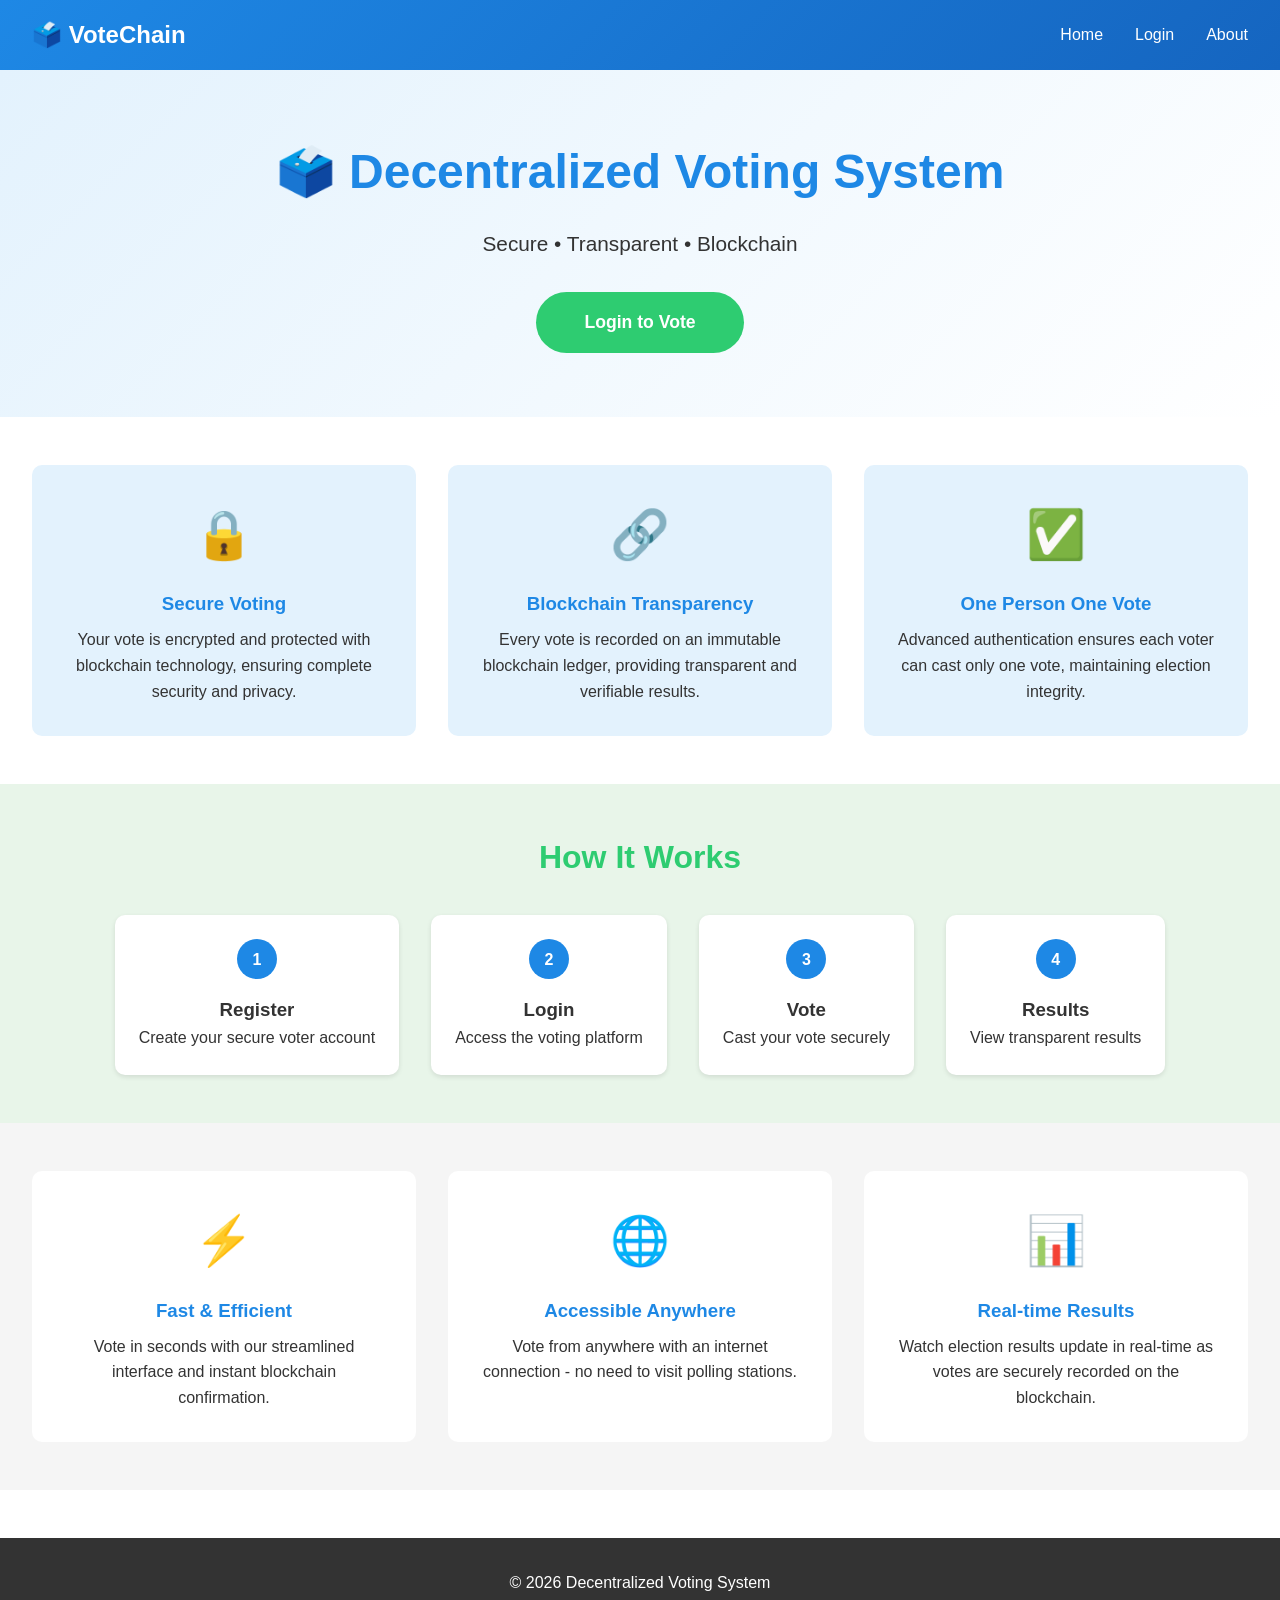
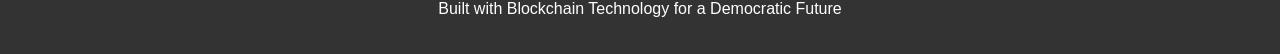
<file: index.html>
<!DOCTYPE html>
<html lang="en">
<head>
    <meta charset="UTF-8">
    <meta name="viewport" content="width=device-width, initial-scale=1.0">
    <title>Decentralized Voting System - Home</title>
    <link rel="stylesheet" href="styles.css">
</head>
<body>
    <!-- Navigation Bar -->
    <nav class="navbar">
        <div class="logo">
            🗳️ VoteChain
        </div>
        <ul class="nav-links">
            <li><a href="index.html">Home</a></li>
            <li><a href="login.html">Login</a></li>
            <li><a href="#about">About</a></li>
        </ul>
    </nav>

    <!-- Hero Section -->
    <section class="hero">
        <h1>🗳️ Decentralized Voting System</h1>
        <div class="subtitle">Secure • Transparent • Blockchain</div>
        <a href="login.html" class="cta-button">Login to Vote</a>
    </section>

    <!-- Features Section -->
    <section class="features">
        <div class="feature-card">
            <div class="icon">🔒</div>
            <h3>Secure Voting</h3>
            <p>Your vote is encrypted and protected with blockchain technology, ensuring complete security and privacy.</p>
        </div>
        <div class="feature-card">
            <div class="icon">🔗</div>
            <h3>Blockchain Transparency</h3>
            <p>Every vote is recorded on an immutable blockchain ledger, providing transparent and verifiable results.</p>
        </div>
        <div class="feature-card">
            <div class="icon">✅</div>
            <h3>One Person One Vote</h3>
            <p>Advanced authentication ensures each voter can cast only one vote, maintaining election integrity.</p>
        </div>
    </section>

    <!-- How It Works Section -->
    <section class="how-it-works" id="about">
        <h2>How It Works</h2>
        <div class="steps">
            <div class="step">
                <div class="step-number">1</div>
                <h3>Register</h3>
                <p>Create your secure voter account</p>
            </div>
            <div class="step">
                <div class="step-number">2</div>
                <h3>Login</h3>
                <p>Access the voting platform</p>
            </div>
            <div class="step">
                <div class="step-number">3</div>
                <h3>Vote</h3>
                <p>Cast your vote securely</p>
            </div>
            <div class="step">
                <div class="step-number">4</div>
                <h3>Results</h3>
                <p>View transparent results</p>
            </div>
        </div>
    </section>

    <!-- Additional Info Section -->
    <section class="features" style="background-color: #F5F5F5;">
        <div class="feature-card" style="background-color: white;">
            <div class="icon">⚡</div>
            <h3>Fast & Efficient</h3>
            <p>Vote in seconds with our streamlined interface and instant blockchain confirmation.</p>
        </div>
        <div class="feature-card" style="background-color: white;">
            <div class="icon">🌐</div>
            <h3>Accessible Anywhere</h3>
            <p>Vote from anywhere with an internet connection - no need to visit polling stations.</p>
        </div>
        <div class="feature-card" style="background-color: white;">
            <div class="icon">📊</div>
            <h3>Real-time Results</h3>
            <p>Watch election results update in real-time as votes are securely recorded on the blockchain.</p>
        </div>
    </section>

    <!-- Footer -->
    <footer class="footer">
        <p>&copy; 2026 Decentralized Voting System</p>
        <p>Built with Blockchain Technology for a Democratic Future</p>
    </footer>

    <script>
        // Smooth scrolling for anchor links
        document.querySelectorAll('a[href^="#"]').forEach(anchor => {
            anchor.addEventListener('click', function (e) {
                e.preventDefault();
                const target = document.querySelector(this.getAttribute('href'));
                if (target) {
                    target.scrollIntoView({
                        behavior: 'smooth'
                    });
                }
            });
        });
    </script>
</body>
</html>
</file>
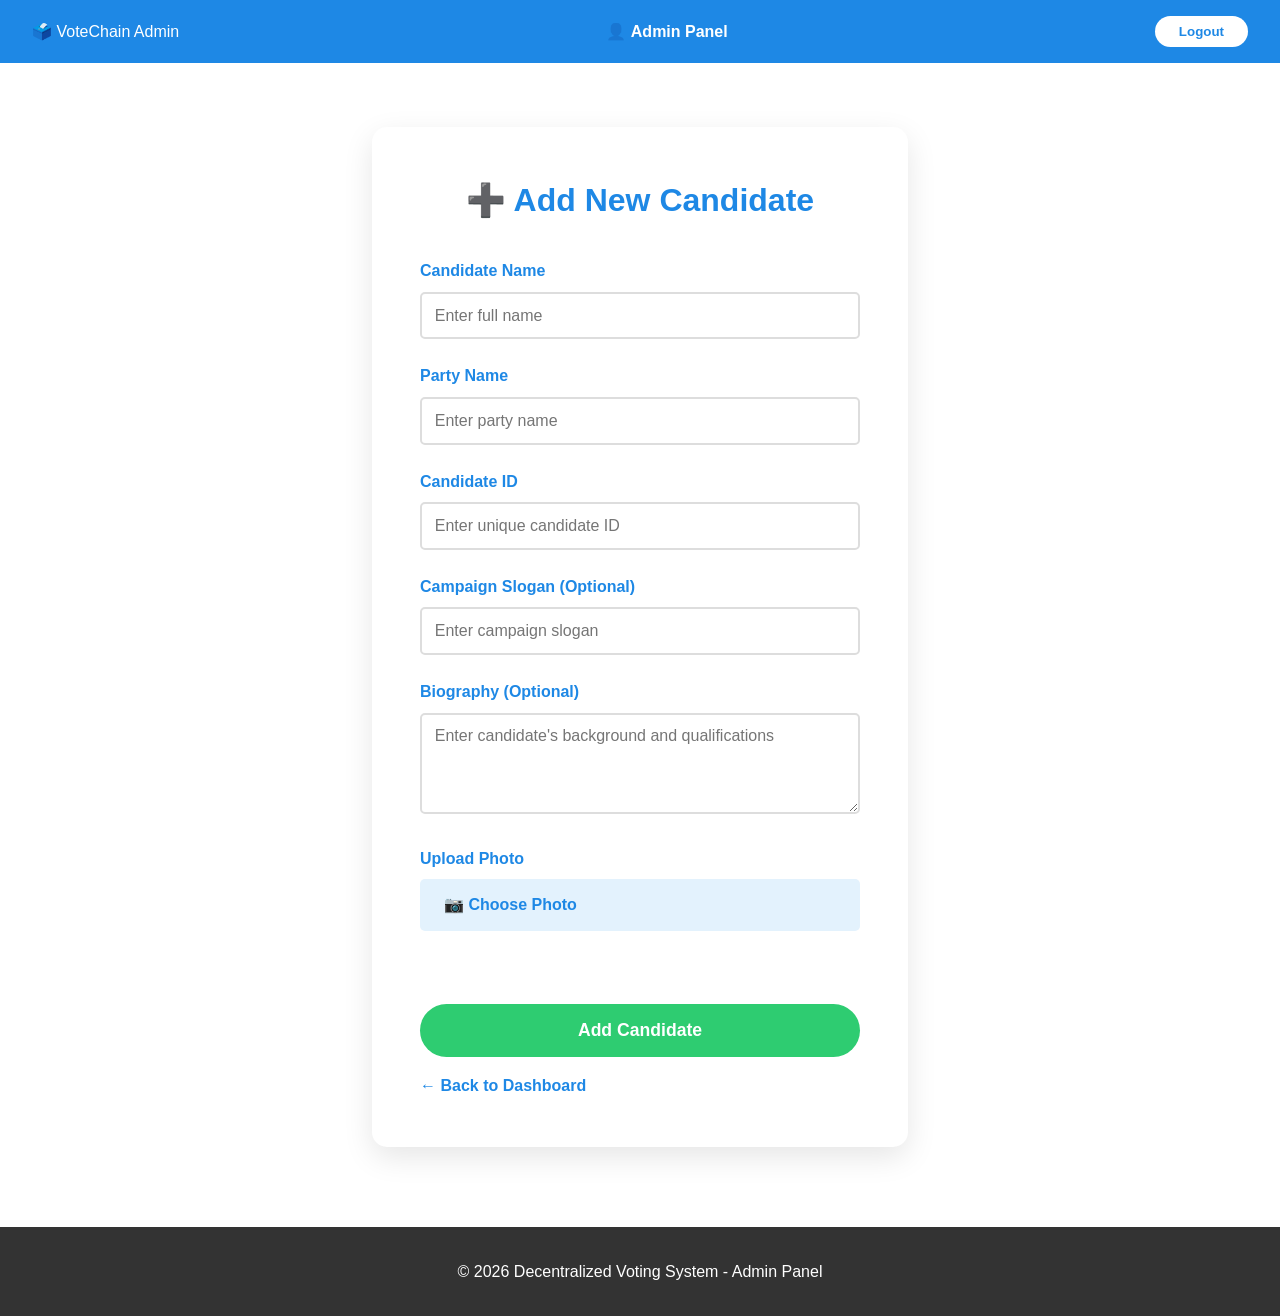
<file: add-candidate.html>
<!DOCTYPE html>
<html lang="en">
<head>
    <meta charset="UTF-8">
    <meta name="viewport" content="width=device-width, initial-scale=1.0">
    <title>Add Candidate - Admin</title>
    <link rel="stylesheet" href="styles.css">
    <style>
        .add-candidate-container {
            max-width: 600px;
            margin: 2rem auto;
            padding: 2rem;
        }

        .form-card {
            background-color: var(--white);
            padding: 3rem;
            border-radius: 15px;
            box-shadow: 0 10px 30px rgba(0,0,0,0.1);
        }

        .form-card h2 {
            color: var(--blue);
            text-align: center;
            margin-bottom: 2rem;
            font-size: 2rem;
        }

        .file-upload-wrapper {
            position: relative;
            margin-bottom: 1rem;
        }

        .file-upload-label {
            display: inline-block;
            padding: 0.8rem 1.5rem;
            background-color: var(--light-blue);
            color: var(--blue);
            border-radius: 5px;
            cursor: pointer;
            transition: background-color 0.3s;
            font-weight: 600;
        }

        .file-upload-label:hover {
            background-color: var(--blue);
            color: var(--white);
        }

        #photoInput {
            display: none;
        }

        .photo-preview {
            margin-top: 1rem;
            text-align: center;
        }

        .photo-preview img {
            max-width: 150px;
            max-height: 150px;
            border-radius: 50%;
            border: 4px solid var(--blue);
        }

        .success-message {
            background-color: var(--light-green);
            color: var(--green);
            padding: 1rem;
            border-radius: 5px;
            margin-bottom: 1rem;
            display: none;
            text-align: center;
            font-weight: 600;
        }

        .back-link {
            display: inline-block;
            margin-top: 1rem;
            color: var(--blue);
            text-decoration: none;
            font-weight: 600;
        }

        .back-link:hover {
            text-decoration: underline;
        }
    </style>
</head>
<body>
    <!-- User Header -->
    <div class="user-header">
        <div class="logo">🗳️ VoteChain Admin</div>
        <div class="user-info">
            <span>👤 <strong>Admin Panel</strong></span>
        </div>
        <button class="logout-btn" onclick="logout()">Logout</button>
    </div>

    <!-- Add Candidate Container -->
    <div class="add-candidate-container">
        <div class="form-card">
            <h2>➕ Add New Candidate</h2>

            <div class="success-message" id="successMessage">
                ✅ Candidate added successfully!
            </div>

            <form id="candidateForm">
                <div class="form-group">
                    <label for="candidateName">Candidate Name</label>
                    <input type="text" id="candidateName" name="candidateName" placeholder="Enter full name" required>
                </div>

                <div class="form-group">
                    <label for="partyName">Party Name</label>
                    <input type="text" id="partyName" name="partyName" placeholder="Enter party name" required>
                </div>

                <div class="form-group">
                    <label for="candidateId">Candidate ID</label>
                    <input type="text" id="candidateId" name="candidateId" placeholder="Enter unique candidate ID" required>
                </div>

                <div class="form-group">
                    <label for="candidateSlogan">Campaign Slogan (Optional)</label>
                    <input type="text" id="candidateSlogan" name="candidateSlogan" placeholder="Enter campaign slogan">
                </div>

                <div class="form-group">
                    <label for="candidateBio">Biography (Optional)</label>
                    <textarea id="candidateBio" name="candidateBio" rows="4" style="width: 100%; padding: 0.8rem; border: 2px solid var(--border-color); border-radius: 5px; font-family: inherit; font-size: 1rem;" placeholder="Enter candidate's background and qualifications"></textarea>
                </div>

                <div class="form-group">
                    <label>Upload Photo</label>
                    <div class="file-upload-wrapper">
                        <label for="photoInput" class="file-upload-label">
                            📷 Choose Photo
                        </label>
                        <input type="file" id="photoInput" name="photoInput" accept="image/*">
                        <span id="fileName" style="margin-left: 1rem; color: #666;"></span>
                    </div>
                    <div class="photo-preview" id="photoPreview"></div>
                </div>

                <button type="submit" class="btn-primary" style="margin-top: 1rem;">
                    Add Candidate
                </button>
            </form>

            <a href="admin-dashboard.html" class="back-link">← Back to Dashboard</a>
        </div>
    </div>

    <!-- Footer -->
    <footer class="footer">
        <p>&copy; 2026 Decentralized Voting System - Admin Panel</p>
    </footer>

    <script>
        // File upload preview
        document.getElementById('photoInput').addEventListener('change', function(e) {
            const file = e.target.files[0];
            if (file) {
                document.getElementById('fileName').textContent = file.name;

                const reader = new FileReader();
                reader.onload = function(e) {
                    const preview = document.getElementById('photoPreview');
                    preview.innerHTML = `<img src="${e.target.result}" alt="Candidate Photo">`;
                };
                reader.readAsDataURL(file);
            }
        });

        // Form submission
        document.getElementById('candidateForm').addEventListener('submit', function(e) {
            e.preventDefault();

            const candidateName = document.getElementById('candidateName').value;
            const partyName = document.getElementById('partyName').value;
            const candidateId = document.getElementById('candidateId').value;
            const candidateSlogan = document.getElementById('candidateSlogan').value;
            const candidateBio = document.getElementById('candidateBio').value;

            // In a real application, this would send data to blockchain/backend
            console.log('Adding candidate:', {
                name: candidateName,
                party: partyName,
                id: candidateId,
                slogan: candidateSlogan,
                bio: candidateBio
            });

            // Show success message
            const successMessage = document.getElementById('successMessage');
            successMessage.style.display = 'block';

            // Reset form
            this.reset();
            document.getElementById('fileName').textContent = '';
            document.getElementById('photoPreview').innerHTML = '';

            // Hide success message after 3 seconds
            setTimeout(() => {
                successMessage.style.display = 'none';
            }, 3000);

            // Optionally redirect back to dashboard
            setTimeout(() => {
                if (confirm('Candidate added successfully! Would you like to return to the dashboard?')) {
                    window.location.href = 'admin-dashboard.html';
                }
            }, 1500);
        });

        function logout() {
            window.location.href = 'login.html';
        }
    </script>
</body>
</html>
</file>
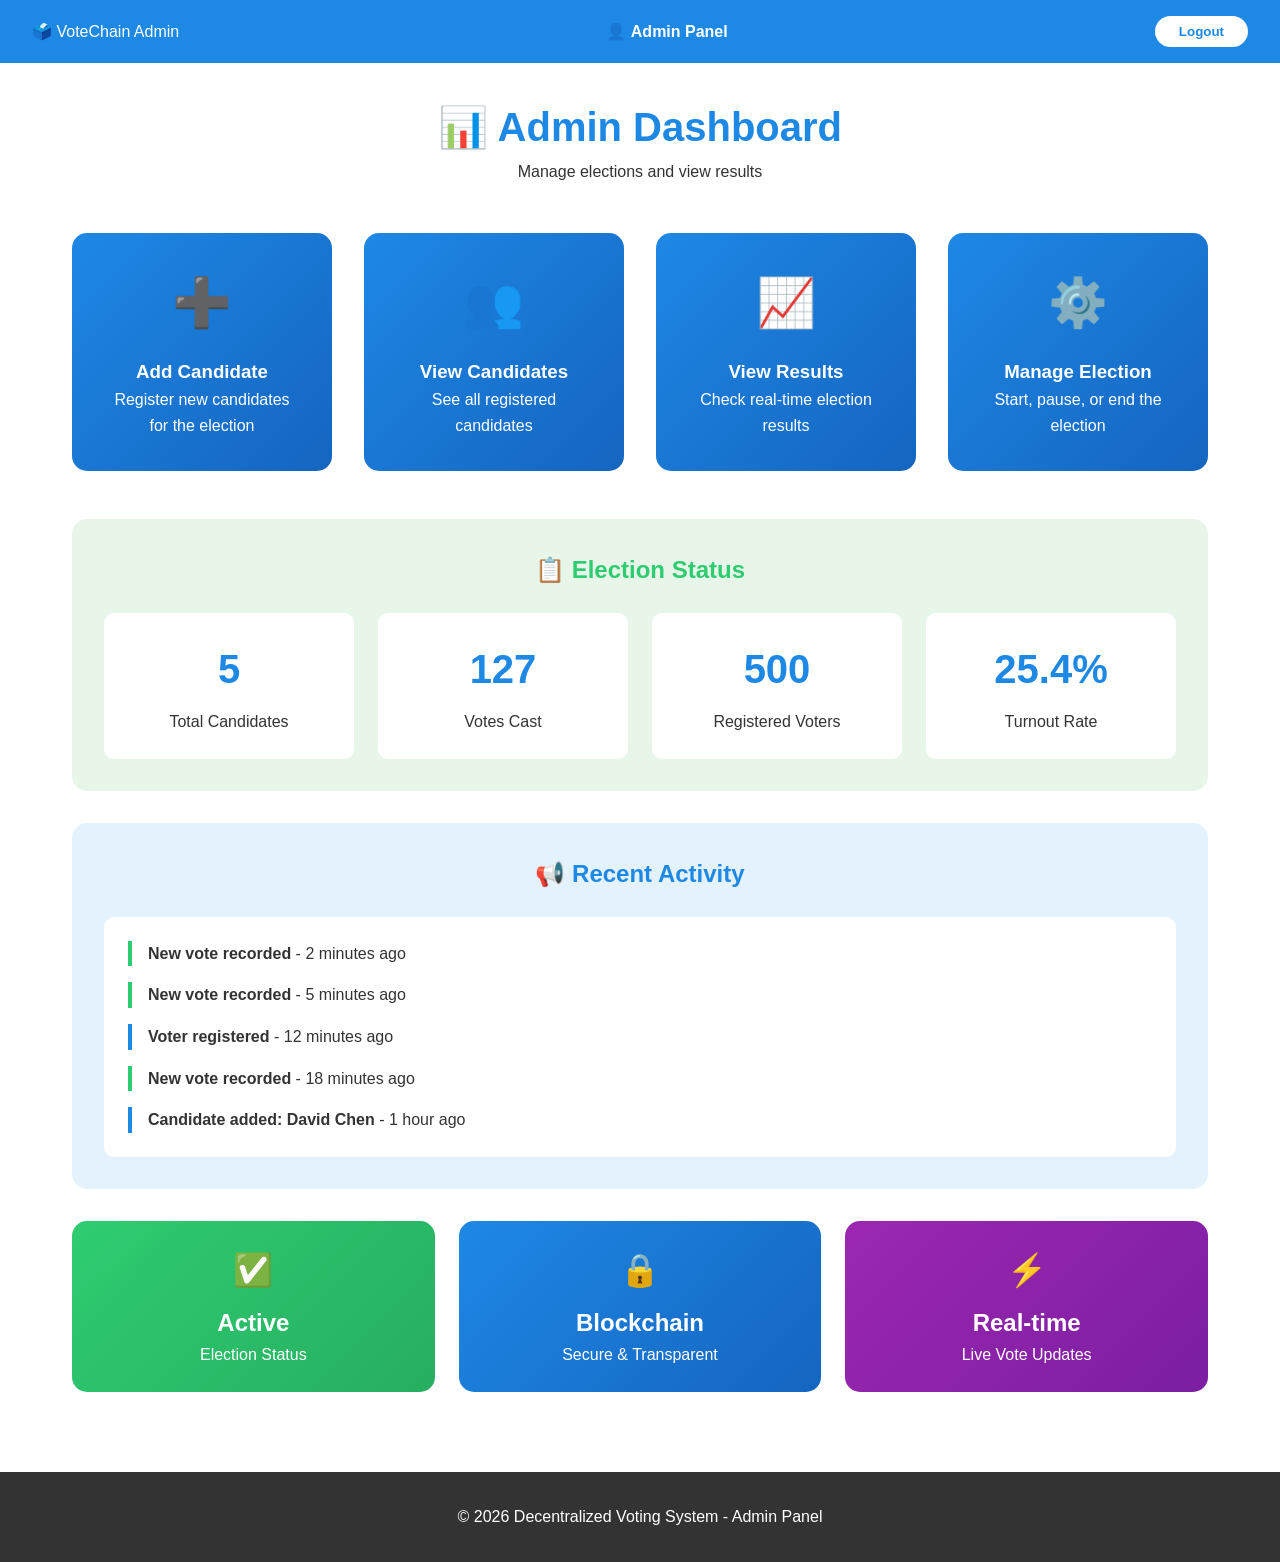
<file: admin-dashboard.html>
<!DOCTYPE html>
<html lang="en">
<head>
    <meta charset="UTF-8">
    <meta name="viewport" content="width=device-width, initial-scale=1.0">
    <title>Admin Dashboard - Voting System</title>
    <link rel="stylesheet" href="styles.css">
</head>
<body>
    <!-- User Header -->
    <div class="user-header">
        <div class="logo">🗳️ VoteChain Admin</div>
        <div class="user-info">
            <span>👤 <strong>Admin Panel</strong></span>
        </div>
        <button class="logout-btn" onclick="logout()">Logout</button>
    </div>

    <!-- Dashboard Container -->
    <div class="dashboard-container">
        <div class="dashboard-header">
            <h1>📊 Admin Dashboard</h1>
            <p>Manage elections and view results</p>
        </div>

        <!-- Dashboard Actions -->
        <div class="dashboard-actions">
            <a href="add-candidate.html" class="action-card">
                <div class="icon">➕</div>
                <h3>Add Candidate</h3>
                <p>Register new candidates for the election</p>
            </a>

            <a href="#" class="action-card" onclick="viewCandidates(event)">
                <div class="icon">👥</div>
                <h3>View Candidates</h3>
                <p>See all registered candidates</p>
            </a>

            <a href="results.html" class="action-card">
                <div class="icon">📈</div>
                <h3>View Results</h3>
                <p>Check real-time election results</p>
            </a>

            <a href="#" class="action-card" onclick="manageElection(event)">
                <div class="icon">⚙️</div>
                <h3>Manage Election</h3>
                <p>Start, pause, or end the election</p>
            </a>
        </div>

        <!-- Election Status -->
        <div class="election-status">
            <h2>📋 Election Status</h2>
            <div class="status-grid">
                <div class="status-item">
                    <div class="number" id="candidateCount">5</div>
                    <div class="label">Total Candidates</div>
                </div>
                <div class="status-item">
                    <div class="number" id="votesCast">127</div>
                    <div class="label">Votes Cast</div>
                </div>
                <div class="status-item">
                    <div class="number" id="registeredVoters">500</div>
                    <div class="label">Registered Voters</div>
                </div>
                <div class="status-item">
                    <div class="number" id="turnoutRate">25.4%</div>
                    <div class="label">Turnout Rate</div>
                </div>
            </div>
        </div>

        <!-- Recent Activity -->
        <div class="election-status" style="margin-top: 2rem; background-color: #E3F2FD;">
            <h2 style="color: #1E88E5;">📢 Recent Activity</h2>
            <div style="background-color: white; padding: 1.5rem; border-radius: 10px; margin-top: 1rem;">
                <div style="border-left: 4px solid #2ECC71; padding-left: 1rem; margin-bottom: 1rem;">
                    <strong>New vote recorded</strong> - 2 minutes ago
                </div>
                <div style="border-left: 4px solid #2ECC71; padding-left: 1rem; margin-bottom: 1rem;">
                    <strong>New vote recorded</strong> - 5 minutes ago
                </div>
                <div style="border-left: 4px solid #1E88E5; padding-left: 1rem; margin-bottom: 1rem;">
                    <strong>Voter registered</strong> - 12 minutes ago
                </div>
                <div style="border-left: 4px solid #2ECC71; padding-left: 1rem; margin-bottom: 1rem;">
                    <strong>New vote recorded</strong> - 18 minutes ago
                </div>
                <div style="border-left: 4px solid #1E88E5; padding-left: 1rem;">
                    <strong>Candidate added: David Chen</strong> - 1 hour ago
                </div>
            </div>
        </div>

        <!-- Quick Stats -->
        <div style="display: grid; grid-template-columns: repeat(auto-fit, minmax(250px, 1fr)); gap: 1.5rem; margin-top: 2rem;">
            <div style="background: linear-gradient(135deg, #2ECC71 0%, #27AE60 100%); color: white; padding: 1.5rem; border-radius: 15px; text-align: center;">
                <div style="font-size: 2rem; margin-bottom: 0.5rem;">✅</div>
                <div style="font-size: 1.5rem; font-weight: bold;">Active</div>
                <div>Election Status</div>
            </div>
            <div style="background: linear-gradient(135deg, #1E88E5 0%, #1565C0 100%); color: white; padding: 1.5rem; border-radius: 15px; text-align: center;">
                <div style="font-size: 2rem; margin-bottom: 0.5rem;">🔒</div>
                <div style="font-size: 1.5rem; font-weight: bold;">Blockchain</div>
                <div>Secure & Transparent</div>
            </div>
            <div style="background: linear-gradient(135deg, #9C27B0 0%, #7B1FA2 100%); color: white; padding: 1.5rem; border-radius: 15px; text-align: center;">
                <div style="font-size: 2rem; margin-bottom: 0.5rem;">⚡</div>
                <div style="font-size: 1.5rem; font-weight: bold;">Real-time</div>
                <div>Live Vote Updates</div>
            </div>
        </div>
    </div>

    <!-- Footer -->
    <footer class="footer">
        <p>&copy; 2026 Decentralized Voting System - Admin Panel</p>
    </footer>

    <script>
        function logout() {
            window.location.href = 'login.html';
        }

        function viewCandidates(event) {
            event.preventDefault();
            alert('Candidates List:\n\n1. John Doe (ABC Party)\n2. Jane Smith (XYZ Party)\n3. Alex Roy (LMN Party)\n4. Maria Garcia (PQR Party)\n5. David Chen (STU Party)');
        }

        function manageElection(event) {
            event.preventDefault();
            const action = confirm('Election is currently ACTIVE.\n\nClick OK to END the election, or Cancel to keep it running.');
            if (action) {
                alert('Election has been ended. No more votes will be accepted.');
            } else {
                alert('Election continues to be active.');
            }
        }

        // Simulate live vote updates
        function updateVoteCount() {
            const votesCastElement = document.getElementById('votesCast');
            let currentVotes = parseInt(votesCastElement.textContent);

            // Randomly add votes (simulation)
            if (Math.random() > 0.7) {
                currentVotes++;
                votesCastElement.textContent = currentVotes;

                // Update turnout
                const registeredVoters = parseInt(document.getElementById('registeredVoters').textContent);
                const turnout = ((currentVotes / registeredVoters) * 100).toFixed(1);
                document.getElementById('turnoutRate').textContent = turnout + '%';
            }
        }

        // Update every 5 seconds (simulation)
        setInterval(updateVoteCount, 5000);
    </script>
</body>
</html>
</file>
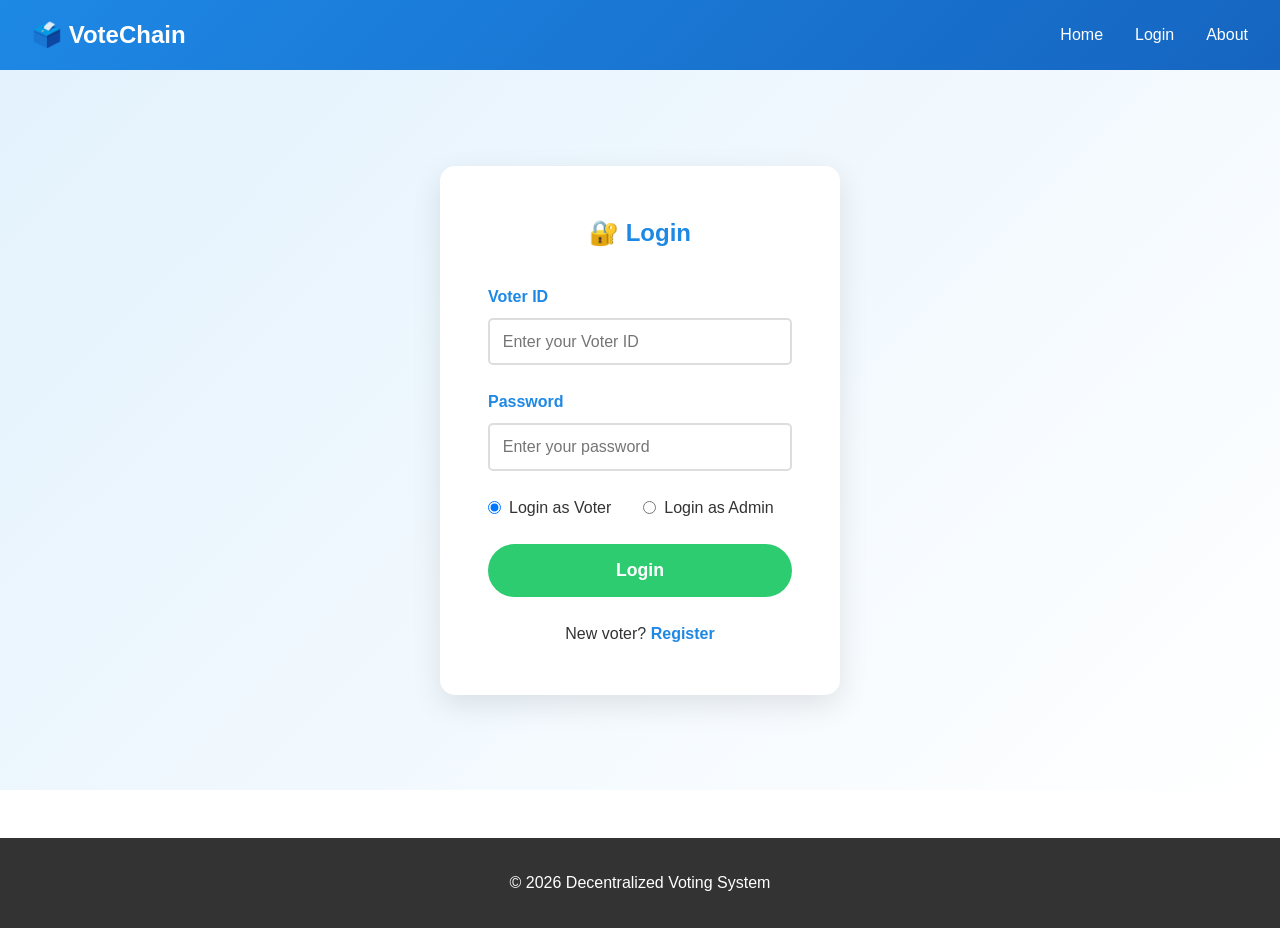
<file: login.html>
<!DOCTYPE html>
<html lang="en">
<head>
    <meta charset="UTF-8">
    <meta name="viewport" content="width=device-width, initial-scale=1.0">
    <title>Login - Voting System</title>
    <link rel="stylesheet" href="styles.css">
</head>
<body>
    <!-- Navigation Bar -->
    <nav class="navbar">
        <div class="logo">
            🗳️ VoteChain
        </div>
        <ul class="nav-links">
            <li><a href="index.html">Home</a></li>
            <li><a href="login.html">Login</a></li>
            <li><a href="index.html#about">About</a></li>
        </ul>
    </nav>

    <!-- Login Container -->
    <div class="login-container">
        <div class="login-card">
            <h2>🔐 Login</h2>
            <form id="loginForm">
                <div class="form-group">
                    <label for="voterId">Voter ID</label>
                    <input type="text" id="voterId" name="voterId" placeholder="Enter your Voter ID" required>
                </div>

                <div class="form-group">
                    <label for="password">Password</label>
                    <input type="password" id="password" name="password" placeholder="Enter your password" required>
                </div>

                <div class="radio-group">
                    <label>
                        <input type="radio" name="userType" value="voter" checked>
                        Login as Voter
                    </label>
                    <label>
                        <input type="radio" name="userType" value="admin">
                        Login as Admin
                    </label>
                </div>

                <button type="submit" class="btn-primary">Login</button>
            </form>

            <div class="register-link">
                New voter? <a href="#register">Register</a>
            </div>
        </div>
    </div>

    <!-- Footer -->
    <footer class="footer">
        <p>&copy; 2026 Decentralized Voting System</p>
    </footer>

    <script>
        document.getElementById('loginForm').addEventListener('submit', function(e) {
            e.preventDefault();

            const voterId = document.getElementById('voterId').value;
            const password = document.getElementById('password').value;
            const userType = document.querySelector('input[name="userType"]:checked').value;

            // Simple validation (in real app, this would be handled by backend)
            if (voterId && password) {
                if (userType === 'admin') {
                    // Redirect to admin dashboard
                    window.location.href = 'admin-dashboard.html';
                } else {
                    // Redirect to voting page
                    localStorage.setItem('voterId', voterId);
                    window.location.href = 'voting.html';
                }
            } else {
                alert('Please fill in all fields');
            }
        });
    </script>
</body>
</html>
</file>
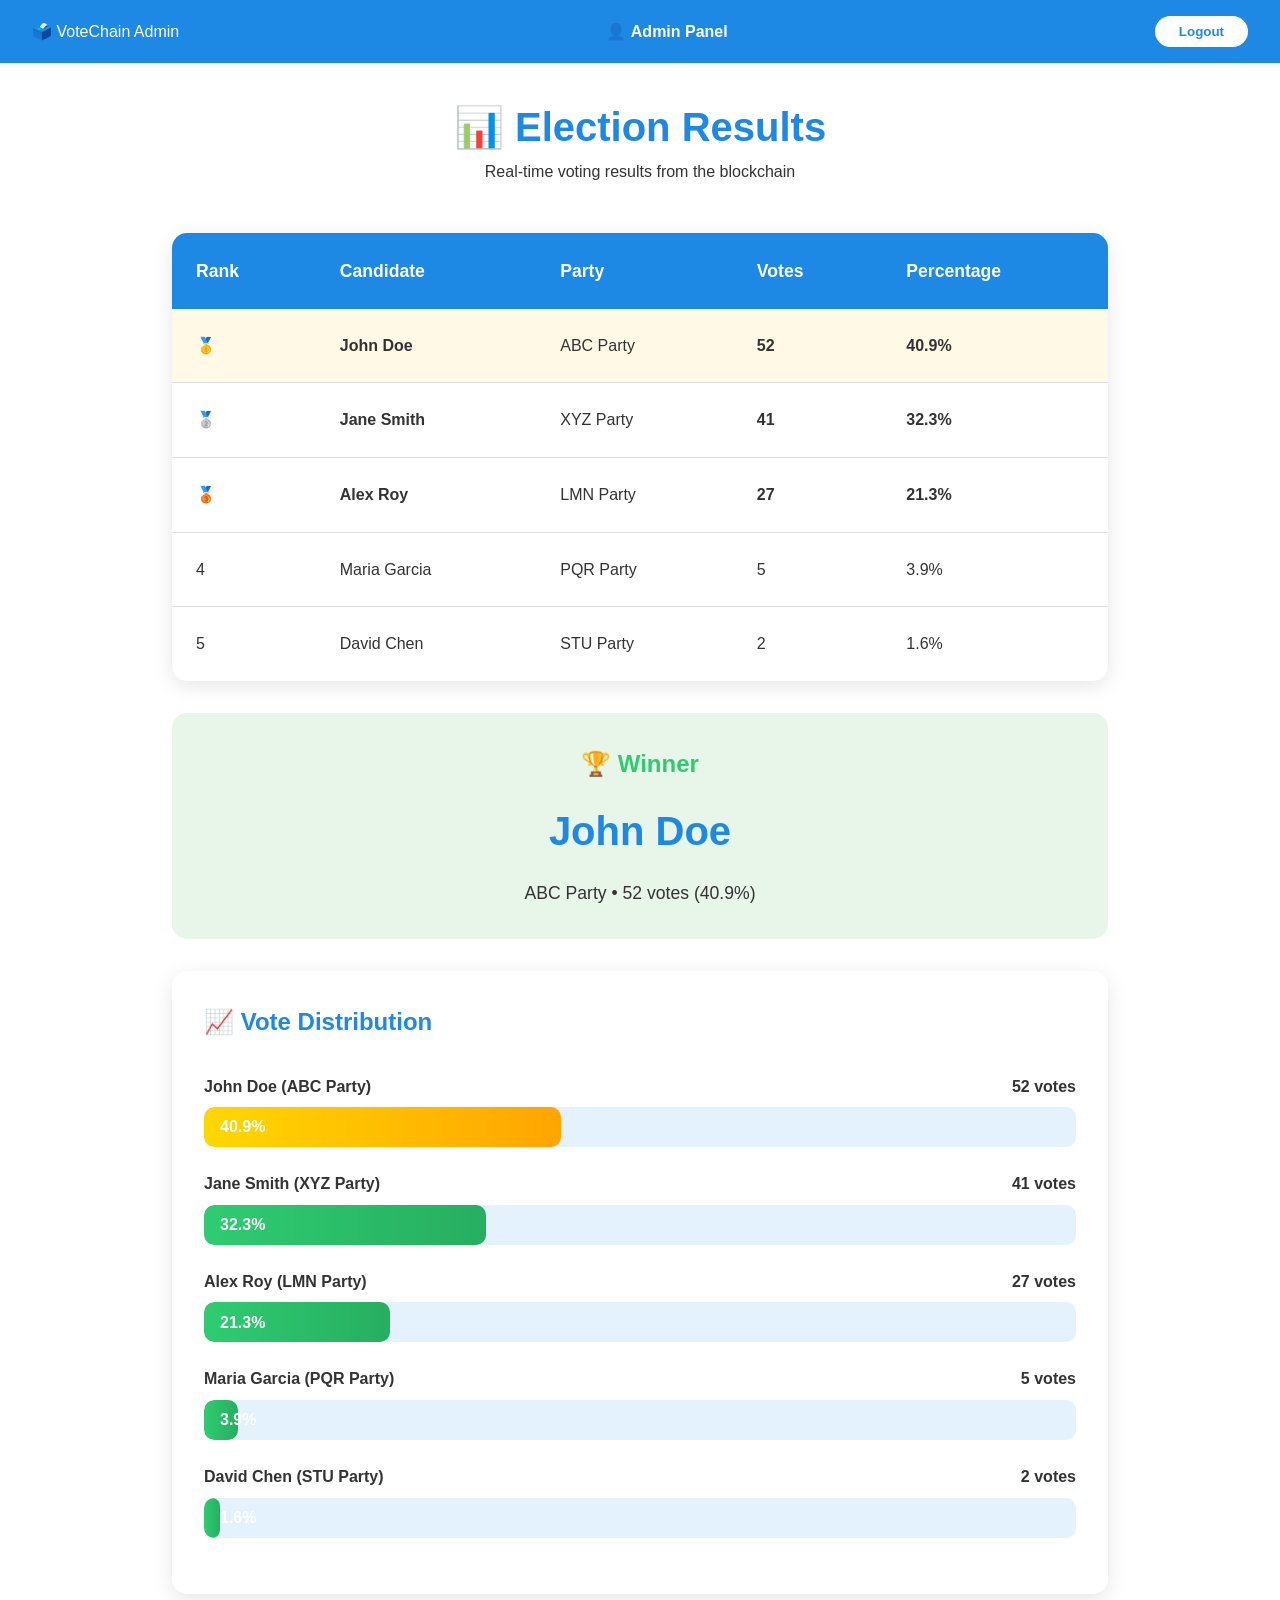
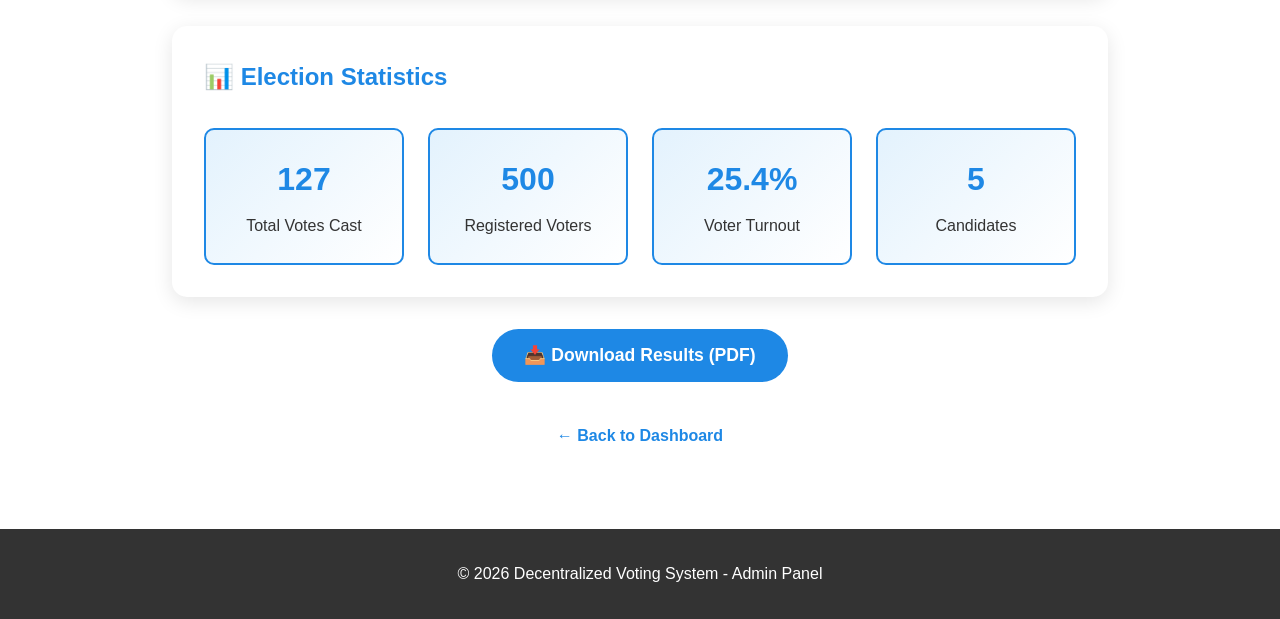
<file: results.html>
<!DOCTYPE html>
<html lang="en">
<head>
    <meta charset="UTF-8">
    <meta name="viewport" content="width=device-width, initial-scale=1.0">
    <title>Election Results - Admin</title>
    <link rel="stylesheet" href="styles.css">
    <style>
        .chart-container {
            background-color: var(--white);
            padding: 2rem;
            border-radius: 15px;
            box-shadow: 0 5px 20px rgba(0,0,0,0.1);
            margin-bottom: 2rem;
        }

        .bar-chart {
            margin-top: 2rem;
        }

        .bar-item {
            margin-bottom: 1.5rem;
        }

        .bar-label {
            display: flex;
            justify-content: space-between;
            margin-bottom: 0.5rem;
            font-weight: 600;
            color: var(--dark-gray);
        }

        .bar-background {
            background-color: var(--light-blue);
            border-radius: 10px;
            height: 40px;
            position: relative;
            overflow: hidden;
        }

        .bar-fill {
            background: linear-gradient(90deg, var(--green) 0%, #27AE60 100%);
            height: 100%;
            border-radius: 10px;
            display: flex;
            align-items: center;
            padding-left: 1rem;
            color: var(--white);
            font-weight: bold;
            transition: width 1s ease-out;
        }

        .bar-fill.winner {
            background: linear-gradient(90deg, #FFD700 0%, #FFA500 100%);
        }

        .stats-grid {
            display: grid;
            grid-template-columns: repeat(auto-fit, minmax(200px, 1fr));
            gap: 1.5rem;
            margin-top: 2rem;
        }

        .stat-box {
            background: linear-gradient(135deg, var(--light-blue) 0%, var(--white) 100%);
            padding: 1.5rem;
            border-radius: 10px;
            text-align: center;
            border: 2px solid var(--blue);
        }

        .stat-box .stat-number {
            font-size: 2rem;
            font-weight: bold;
            color: var(--blue);
        }

        .stat-box .stat-label {
            color: var(--dark-gray);
            margin-top: 0.5rem;
        }

        .back-link {
            display: inline-block;
            margin-top: 1rem;
            color: var(--blue);
            text-decoration: none;
            font-weight: 600;
        }

        .back-link:hover {
            text-decoration: underline;
        }
    </style>
</head>
<body>
    <!-- User Header -->
    <div class="user-header">
        <div class="logo">🗳️ VoteChain Admin</div>
        <div class="user-info">
            <span>👤 <strong>Admin Panel</strong></span>
        </div>
        <button class="logout-btn" onclick="logout()">Logout</button>
    </div>

    <!-- Results Container -->
    <div class="results-container">
        <div class="results-header">
            <h1>📊 Election Results</h1>
            <p>Real-time voting results from the blockchain</p>
        </div>

        <!-- Results Table -->
        <div class="results-table">
            <table>
                <thead>
                    <tr>
                        <th>Rank</th>
                        <th>Candidate</th>
                        <th>Party</th>
                        <th>Votes</th>
                        <th>Percentage</th>
                    </tr>
                </thead>
                <tbody>
                    <tr style="background-color: #FFF9E6;">
                        <td><strong>🥇</strong></td>
                        <td><strong>John Doe</strong></td>
                        <td>ABC Party</td>
                        <td><strong>52</strong></td>
                        <td><strong>40.9%</strong></td>
                    </tr>
                    <tr>
                        <td><strong>🥈</strong></td>
                        <td><strong>Jane Smith</strong></td>
                        <td>XYZ Party</td>
                        <td><strong>41</strong></td>
                        <td><strong>32.3%</strong></td>
                    </tr>
                    <tr>
                        <td><strong>🥉</strong></td>
                        <td><strong>Alex Roy</strong></td>
                        <td>LMN Party</td>
                        <td><strong>27</strong></td>
                        <td><strong>21.3%</strong></td>
                    </tr>
                    <tr>
                        <td>4</td>
                        <td>Maria Garcia</td>
                        <td>PQR Party</td>
                        <td>5</td>
                        <td>3.9%</td>
                    </tr>
                    <tr>
                        <td>5</td>
                        <td>David Chen</td>
                        <td>STU Party</td>
                        <td>2</td>
                        <td>1.6%</td>
                    </tr>
                </tbody>
            </table>
        </div>

        <!-- Winner Section -->
        <div class="winner-section">
            <h2>🏆 Winner</h2>
            <div class="winner-name">John Doe</div>
            <p style="margin-top: 1rem; font-size: 1.1rem;">ABC Party • 52 votes (40.9%)</p>
        </div>

        <!-- Visual Chart -->
        <div class="chart-container">
            <h2 style="color: var(--blue); margin-bottom: 1rem;">📈 Vote Distribution</h2>
            <div class="bar-chart">
                <div class="bar-item">
                    <div class="bar-label">
                        <span>John Doe (ABC Party)</span>
                        <span>52 votes</span>
                    </div>
                    <div class="bar-background">
                        <div class="bar-fill winner" style="width: 40.9%;">40.9%</div>
                    </div>
                </div>

                <div class="bar-item">
                    <div class="bar-label">
                        <span>Jane Smith (XYZ Party)</span>
                        <span>41 votes</span>
                    </div>
                    <div class="bar-background">
                        <div class="bar-fill" style="width: 32.3%;">32.3%</div>
                    </div>
                </div>

                <div class="bar-item">
                    <div class="bar-label">
                        <span>Alex Roy (LMN Party)</span>
                        <span>27 votes</span>
                    </div>
                    <div class="bar-background">
                        <div class="bar-fill" style="width: 21.3%;">21.3%</div>
                    </div>
                </div>

                <div class="bar-item">
                    <div class="bar-label">
                        <span>Maria Garcia (PQR Party)</span>
                        <span>5 votes</span>
                    </div>
                    <div class="bar-background">
                        <div class="bar-fill" style="width: 3.9%;">3.9%</div>
                    </div>
                </div>

                <div class="bar-item">
                    <div class="bar-label">
                        <span>David Chen (STU Party)</span>
                        <span>2 votes</span>
                    </div>
                    <div class="bar-background">
                        <div class="bar-fill" style="width: 1.6%;">1.6%</div>
                    </div>
                </div>
            </div>
        </div>

        <!-- Election Statistics -->
        <div class="chart-container">
            <h2 style="color: var(--blue); margin-bottom: 1rem;">📊 Election Statistics</h2>
            <div class="stats-grid">
                <div class="stat-box">
                    <div class="stat-number">127</div>
                    <div class="stat-label">Total Votes Cast</div>
                </div>
                <div class="stat-box">
                    <div class="stat-number">500</div>
                    <div class="stat-label">Registered Voters</div>
                </div>
                <div class="stat-box">
                    <div class="stat-number">25.4%</div>
                    <div class="stat-label">Voter Turnout</div>
                </div>
                <div class="stat-box">
                    <div class="stat-number">5</div>
                    <div class="stat-label">Candidates</div>
                </div>
            </div>
        </div>

        <!-- Download Results Button -->
        <div style="text-align: center; margin-top: 2rem;">
            <button class="download-btn" onclick="downloadResults()">
                📥 Download Results (PDF)
            </button>
            <br>
            <a href="admin-dashboard.html" class="back-link">← Back to Dashboard</a>
        </div>
    </div>

    <!-- Footer -->
    <footer class="footer">
        <p>&copy; 2026 Decentralized Voting System - Admin Panel</p>
    </footer>

    <script>
        function logout() {
            window.location.href = 'login.html';
        }

        function downloadResults() {
            // In a real application, this would generate and download a PDF
            alert('Downloading election results...\n\nResults Summary:\n━━━━━━━━━━━━━━━━━━━━━━\n🏆 Winner: John Doe (ABC Party)\n📊 Total Votes: 127\n👥 Voter Turnout: 25.4%\n\nDetailed results have been downloaded!');
        }

        // Animate bars on load
        window.addEventListener('load', function() {
            const bars = document.querySelectorAll('.bar-fill');
            bars.forEach(bar => {
                const width = bar.style.width;
                bar.style.width = '0%';
                setTimeout(() => {
                    bar.style.width = width;
                }, 100);
            });
        });

        // Simulate real-time vote updates
        function updateVotes() {
            // This would be connected to blockchain in a real application
            console.log('Checking for new votes...');
        }

        setInterval(updateVotes, 10000); // Check every 10 seconds
    </script>
</body>
</html>
</file>
<file: styles.css>
/* Color Theme */
:root {
    --blue: #1E88E5;
    --green: #2ECC71;
    --white: #FFFFFF;
    --light-blue: #E3F2FD;
    --light-green: #E8F5E9;
    --dark-gray: #333333;
    --light-gray: #F5F5F5;
    --border-color: #DDDDDD;
}

/* Global Styles */
* {
    margin: 0;
    padding: 0;
    box-sizing: border-box;
}

body {
    font-family: 'Segoe UI', Tahoma, Geneva, Verdana, sans-serif;
    background-color: var(--white);
    color: var(--dark-gray);
    line-height: 1.6;
}

/* Navigation Bar */
.navbar {
    background: linear-gradient(135deg, var(--blue) 0%, #1565C0 100%);
    color: var(--white);
    padding: 1rem 2rem;
    display: flex;
    justify-content: space-between;
    align-items: center;
    box-shadow: 0 2px 10px rgba(0,0,0,0.1);
}

.navbar .logo {
    font-size: 1.5rem;
    font-weight: bold;
    display: flex;
    align-items: center;
    gap: 0.5rem;
}

.navbar .nav-links {
    display: flex;
    gap: 2rem;
    list-style: none;
}

.navbar .nav-links a {
    color: var(--white);
    text-decoration: none;
    font-weight: 500;
    transition: opacity 0.3s;
}

.navbar .nav-links a:hover {
    opacity: 0.8;
}

/* Hero Section */
.hero {
    text-align: center;
    padding: 4rem 2rem;
    background: linear-gradient(135deg, var(--light-blue) 0%, var(--white) 100%);
}

.hero h1 {
    font-size: 3rem;
    color: var(--blue);
    margin-bottom: 1rem;
}

.hero .subtitle {
    font-size: 1.3rem;
    color: var(--dark-gray);
    margin-bottom: 2rem;
}

.hero .cta-button {
    background: var(--green);
    color: var(--white);
    padding: 1rem 3rem;
    border: none;
    border-radius: 50px;
    font-size: 1.1rem;
    font-weight: bold;
    cursor: pointer;
    text-decoration: none;
    display: inline-block;
    transition: transform 0.3s, box-shadow 0.3s;
}

.hero .cta-button:hover {
    transform: translateY(-2px);
    box-shadow: 0 5px 20px rgba(46, 204, 113, 0.4);
}

/* Features Section */
.features {
    display: flex;
    justify-content: space-around;
    padding: 3rem 2rem;
    background-color: var(--white);
    gap: 2rem;
    flex-wrap: wrap;
}

.feature-card {
    flex: 1;
    min-width: 250px;
    background-color: var(--light-blue);
    padding: 2rem;
    border-radius: 10px;
    text-align: center;
    transition: transform 0.3s;
}

.feature-card:hover {
    transform: translateY(-5px);
}

.feature-card .icon {
    font-size: 3rem;
    margin-bottom: 1rem;
}

.feature-card h3 {
    color: var(--blue);
    margin-bottom: 0.5rem;
}

/* How It Works Section */
.how-it-works {
    background-color: var(--light-green);
    padding: 3rem 2rem;
    text-align: center;
}

.how-it-works h2 {
    color: var(--green);
    font-size: 2rem;
    margin-bottom: 2rem;
}

.steps {
    display: flex;
    justify-content: center;
    gap: 2rem;
    flex-wrap: wrap;
}

.step {
    background-color: var(--white);
    padding: 1.5rem;
    border-radius: 10px;
    min-width: 150px;
    box-shadow: 0 2px 5px rgba(0,0,0,0.1);
}

.step .step-number {
    background-color: var(--blue);
    color: var(--white);
    width: 40px;
    height: 40px;
    border-radius: 50%;
    display: flex;
    align-items: center;
    justify-content: center;
    margin: 0 auto 1rem;
    font-weight: bold;
}

/* Login Form */
.login-container {
    min-height: 80vh;
    display: flex;
    align-items: center;
    justify-content: center;
    background: linear-gradient(135deg, var(--light-blue) 0%, var(--white) 100%);
    padding: 2rem;
}

.login-card {
    background-color: var(--white);
    padding: 3rem;
    border-radius: 15px;
    box-shadow: 0 10px 30px rgba(0,0,0,0.1);
    width: 100%;
    max-width: 400px;
}

.login-card h2 {
    text-align: center;
    color: var(--blue);
    margin-bottom: 2rem;
}

.form-group {
    margin-bottom: 1.5rem;
}

.form-group label {
    display: block;
    color: var(--blue);
    font-weight: 600;
    margin-bottom: 0.5rem;
}

.form-group input {
    width: 100%;
    padding: 0.8rem;
    border: 2px solid var(--border-color);
    border-radius: 5px;
    font-size: 1rem;
    transition: border-color 0.3s;
}

.form-group input:focus {
    outline: none;
    border-color: var(--blue);
}

.radio-group {
    display: flex;
    gap: 2rem;
    margin-bottom: 1.5rem;
}

.radio-group label {
    display: flex;
    align-items: center;
    gap: 0.5rem;
    cursor: pointer;
}

.btn-primary {
    width: 100%;
    padding: 1rem;
    background-color: var(--green);
    color: var(--white);
    border: none;
    border-radius: 50px;
    font-size: 1.1rem;
    font-weight: bold;
    cursor: pointer;
    transition: transform 0.3s, box-shadow 0.3s;
}

.btn-primary:hover {
    transform: translateY(-2px);
    box-shadow: 0 5px 15px rgba(46, 204, 113, 0.4);
}

.register-link {
    text-align: center;
    margin-top: 1.5rem;
    color: var(--dark-gray);
}

.register-link a {
    color: var(--blue);
    text-decoration: none;
    font-weight: 600;
}

/* Voting Page */
.voting-container {
    max-width: 1200px;
    margin: 0 auto;
    padding: 2rem;
}

.voting-header {
    text-align: center;
    margin-bottom: 3rem;
}

.voting-header h1 {
    color: var(--blue);
    font-size: 2.5rem;
}

.candidates-grid {
    display: grid;
    grid-template-columns: repeat(auto-fit, minmax(300px, 1fr));
    gap: 2rem;
    margin-bottom: 2rem;
}

.candidate-card {
    background-color: var(--light-blue);
    border: 3px solid var(--blue);
    border-radius: 15px;
    padding: 2rem;
    text-align: center;
    transition: transform 0.3s, box-shadow 0.3s;
}

.candidate-card:hover {
    transform: translateY(-5px);
    box-shadow: 0 10px 25px rgba(30, 136, 229, 0.2);
}

.candidate-photo {
    width: 150px;
    height: 150px;
    border-radius: 50%;
    margin: 0 auto 1.5rem;
    object-fit: cover;
    border: 4px solid var(--blue);
}

.candidate-card h3 {
    color: var(--blue);
    margin-bottom: 0.5rem;
}

.candidate-card .party {
    color: var(--dark-gray);
    margin-bottom: 1rem;
    font-style: italic;
}

.vote-button {
    background-color: var(--green);
    color: var(--white);
    padding: 0.8rem 2rem;
    border: none;
    border-radius: 50px;
    font-weight: bold;
    cursor: pointer;
    transition: transform 0.3s;
}

.vote-button:hover {
    transform: scale(1.05);
}

.vote-button.selected {
    background-color: var(--blue);
}

.submit-vote-container {
    text-align: center;
    margin-top: 3rem;
}

.submit-vote-btn {
    background-color: var(--blue);
    color: var(--white);
    padding: 1rem 3rem;
    border: none;
    border-radius: 50px;
    font-size: 1.2rem;
    font-weight: bold;
    cursor: pointer;
    transition: transform 0.3s, box-shadow 0.3s;
}

.submit-vote-btn:hover {
    transform: translateY(-2px);
    box-shadow: 0 5px 20px rgba(30, 136, 229, 0.4);
}

/* Admin Dashboard */
.dashboard-container {
    max-width: 1200px;
    margin: 0 auto;
    padding: 2rem;
}

.dashboard-header {
    text-align: center;
    margin-bottom: 3rem;
}

.dashboard-header h1 {
    color: var(--blue);
    font-size: 2.5rem;
}

.dashboard-actions {
    display: grid;
    grid-template-columns: repeat(auto-fit, minmax(250px, 1fr));
    gap: 2rem;
    margin-bottom: 3rem;
}

.action-card {
    background: linear-gradient(135deg, var(--blue) 0%, #1565C0 100%);
    color: var(--white);
    padding: 2rem;
    border-radius: 15px;
    text-align: center;
    cursor: pointer;
    transition: transform 0.3s, box-shadow 0.3s;
    text-decoration: none;
    display: block;
}

.action-card:hover {
    transform: translateY(-5px);
    box-shadow: 0 10px 25px rgba(30, 136, 229, 0.3);
}

.action-card .icon {
    font-size: 3rem;
    margin-bottom: 1rem;
}

.action-card h3 {
    color: var(--white);
}

.election-status {
    background-color: var(--light-green);
    padding: 2rem;
    border-radius: 15px;
    margin-top: 2rem;
}

.election-status h2 {
    color: var(--green);
    margin-bottom: 1.5rem;
    text-align: center;
}

.status-grid {
    display: grid;
    grid-template-columns: repeat(auto-fit, minmax(200px, 1fr));
    gap: 1.5rem;
}

.status-item {
    background-color: var(--white);
    padding: 1.5rem;
    border-radius: 10px;
    text-align: center;
}

.status-item .number {
    font-size: 2.5rem;
    font-weight: bold;
    color: var(--blue);
}

.status-item .label {
    color: var(--dark-gray);
    margin-top: 0.5rem;
}

/* Results Page */
.results-container {
    max-width: 1000px;
    margin: 0 auto;
    padding: 2rem;
}

.results-header {
    text-align: center;
    margin-bottom: 3rem;
}

.results-header h1 {
    color: var(--blue);
    font-size: 2.5rem;
}

.results-table {
    background-color: var(--white);
    border-radius: 15px;
    overflow: hidden;
    box-shadow: 0 5px 20px rgba(0,0,0,0.1);
    margin-bottom: 2rem;
}

.results-table table {
    width: 100%;
    border-collapse: collapse;
}

.results-table th {
    background-color: var(--blue);
    color: var(--white);
    padding: 1.5rem;
    text-align: left;
    font-size: 1.1rem;
}

.results-table td {
    padding: 1.5rem;
    border-bottom: 1px solid var(--border-color);
}

.results-table tr:last-child td {
    border-bottom: none;
}

.results-table tr:hover {
    background-color: var(--light-blue);
}

.winner-section {
    background-color: var(--light-green);
    padding: 2rem;
    border-radius: 15px;
    text-align: center;
    margin-bottom: 2rem;
}

.winner-section h2 {
    color: var(--green);
    margin-bottom: 1rem;
}

.winner-name {
    font-size: 2.5rem;
    color: var(--blue);
    font-weight: bold;
}

.download-btn {
    background-color: var(--blue);
    color: var(--white);
    padding: 1rem 2rem;
    border: none;
    border-radius: 50px;
    font-size: 1.1rem;
    font-weight: bold;
    cursor: pointer;
    transition: transform 0.3s;
    display: block;
    margin: 0 auto;
}

.download-btn:hover {
    transform: translateY(-2px);
}

/* Footer */
.footer {
    background-color: var(--dark-gray);
    color: var(--white);
    text-align: center;
    padding: 2rem;
    margin-top: 3rem;
}

/* User Header */
.user-header {
    background-color: var(--blue);
    color: var(--white);
    padding: 1rem 2rem;
    display: flex;
    justify-content: space-between;
    align-items: center;
}

.user-info {
    font-weight: 600;
}

.logout-btn {
    background-color: var(--white);
    color: var(--blue);
    padding: 0.5rem 1.5rem;
    border: none;
    border-radius: 50px;
    font-weight: bold;
    cursor: pointer;
    transition: transform 0.3s;
}

.logout-btn:hover {
    transform: scale(1.05);
}

/* Responsive Design */
@media (max-width: 768px) {
    .navbar {
        flex-direction: column;
        gap: 1rem;
    }

    .navbar .nav-links {
        flex-direction: column;
        gap: 0.5rem;
        text-align: center;
    }

    .hero h1 {
        font-size: 2rem;
    }

    .features {
        flex-direction: column;
    }

    .steps {
        flex-direction: column;
    }

    .candidates-grid {
        grid-template-columns: 1fr;
    }

    .dashboard-actions {
        grid-template-columns: 1fr;
    }
}
</file>
